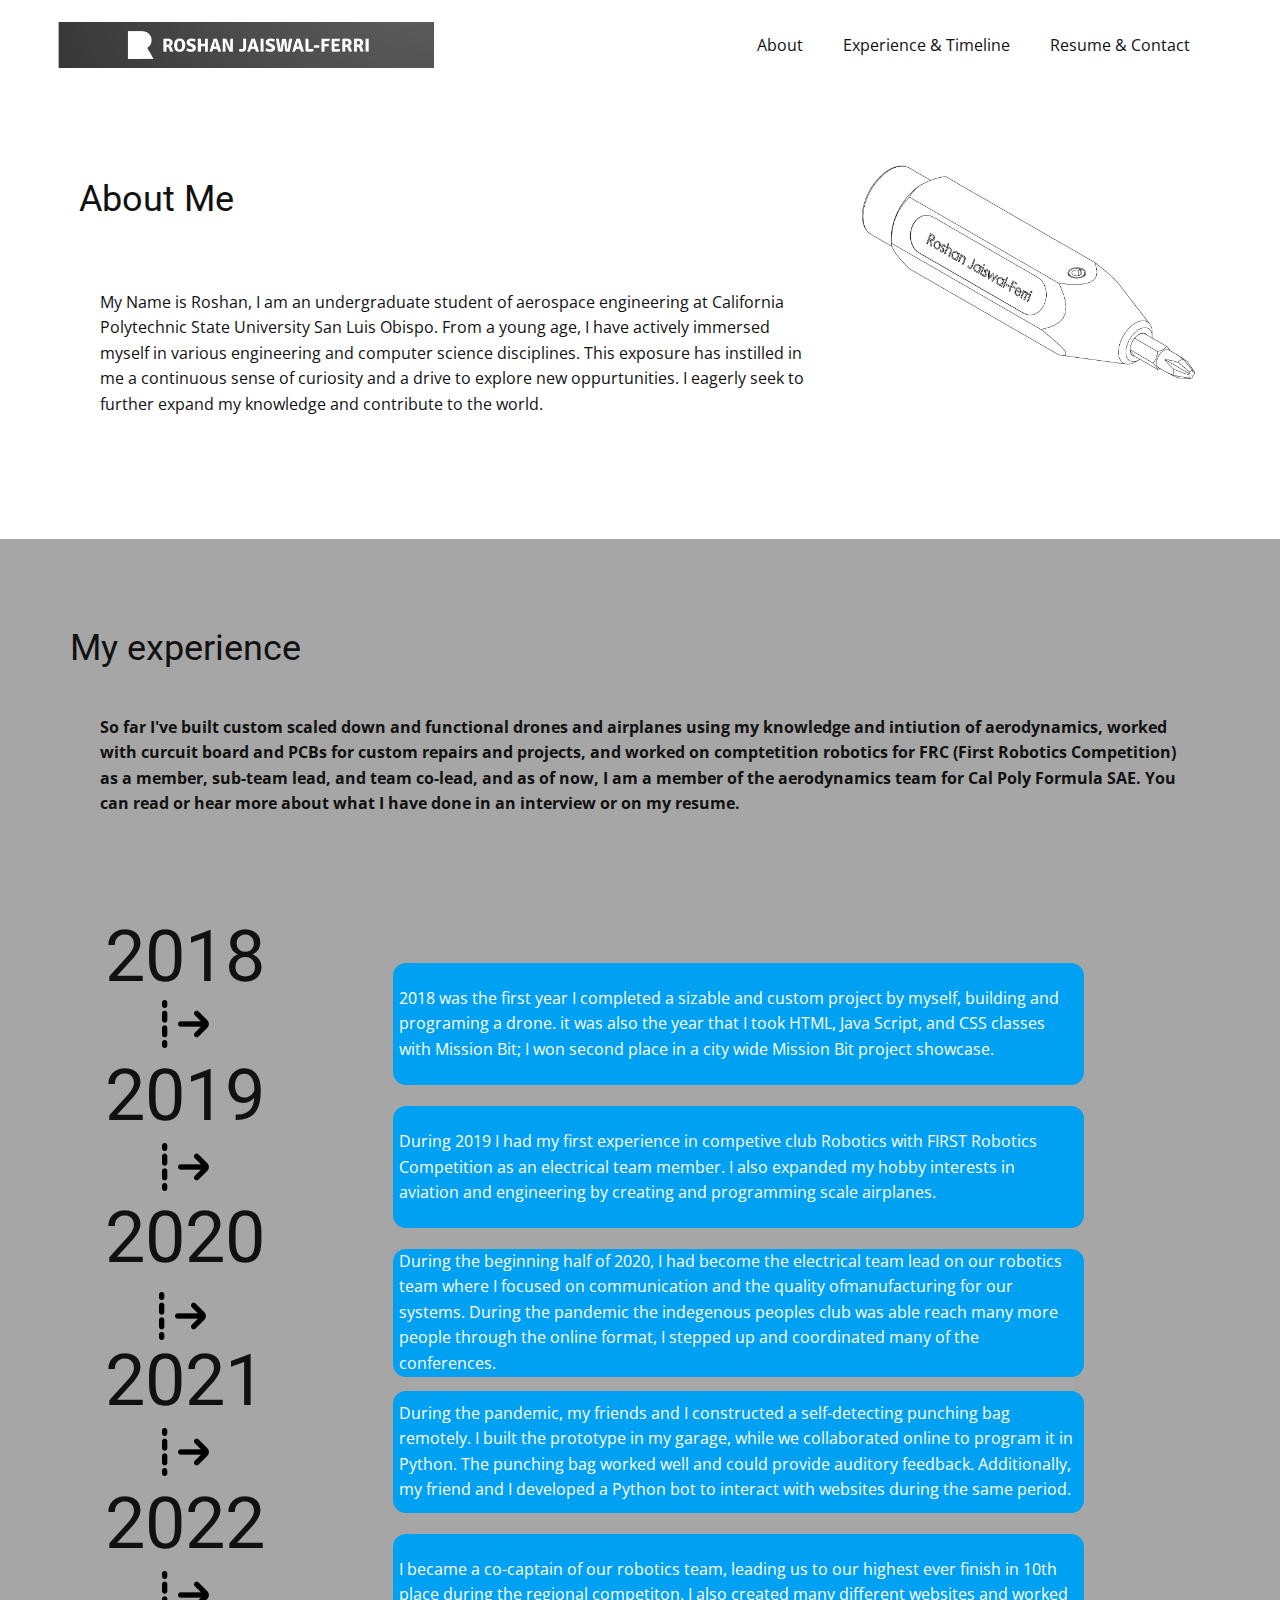
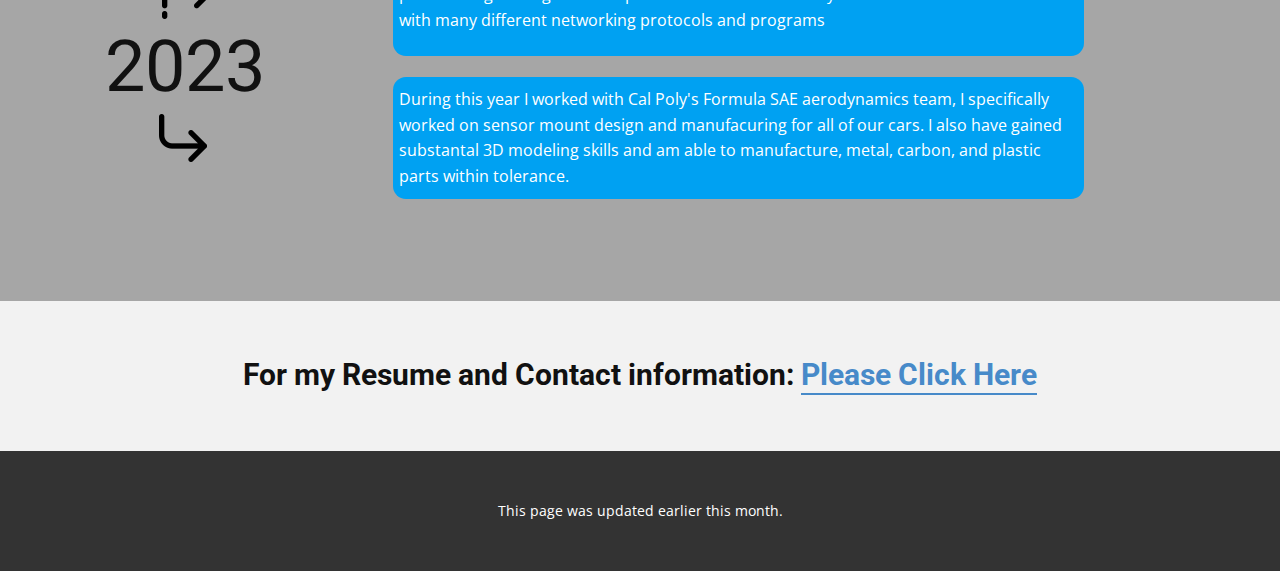
<file: index.html>
<!DOCTYPE html>
<html style="font-size: 16px;">
  <head>
    <meta name="viewport" content="width=device-width, initial-scale=1.0">
    <meta charset="utf-8">
    <meta name="keywords" content="About Me">
    <meta name="description" content="">
    <meta name="page_type" content="np-template-header-footer-from-plugin">
    <title>Home</title>
    <link rel="stylesheet" href="style.css" media="screen">
<link rel="stylesheet" href="Home.css" media="screen">
    <script class="u-script" type="text/javascript" src="jquery.js" defer=""></script>
    <script class="u-script" type="text/javascript" src="script.js" defer=""></script>
    <link id="u-theme-google-font" rel="stylesheet" href="https://fonts.googleapis.com/css?family=Roboto:100,100i,300,300i,400,400i,500,500i,700,700i,900,900i|Open+Sans:300,300i,400,400i,500,500i,600,600i,700,700i,800,800i">
    
    
    
    
    <script type="application/ld+json">{
		"@context": "http://schema.org",
		"@type": "Organization",
		"name": "MySite",
		"logo": "images/logo.jpg"
}</script>
    <meta name="theme-color" content="#478ac9">
    <meta property="og:title" content="Home">
    <meta property="og:type" content="website">
  </head>
  <body data-home-page="Home.html" data-home-page-title="Home" class="u-body u-xl-mode"><header class="u-clearfix u-header u-header" id="sec-a33e"><div class="u-clearfix u-sheet u-sheet-1">
        <a href="https://linkedin.com/in/roshan-jf" class="u-image u-logo u-image-1" data-image-width="661" data-image-height="81" title="logo-link">
          <img src="images/logo.jpg" class="u-logo-image u-logo-image-1">
        </a>
        <nav class="u-menu u-menu-dropdown u-offcanvas u-menu-1">
          <div class="menu-collapse" style="font-size: 1rem; letter-spacing: 0px;">
            <a class="u-button-style u-custom-left-right-menu-spacing u-custom-padding-bottom u-custom-top-bottom-menu-spacing u-nav-link u-text-active-palette-1-base u-text-hover-palette-2-base" href="#">
              <svg class="u-svg-link" viewBox="0 0 24 24"><use xmlns:xlink="http://www.w3.org/1999/xlink" xlink:href="#menu-hamburger"></use></svg>
              <svg class="u-svg-content" version="1.1" id="menu-hamburger" viewBox="0 0 16 16" x="0px" y="0px" xmlns:xlink="http://www.w3.org/1999/xlink" xmlns="http://www.w3.org/2000/svg"><g><rect y="1" width="16" height="2"></rect><rect y="7" width="16" height="2"></rect><rect y="13" width="16" height="2"></rect>
</g></svg>
            </a>
          </div>
          <div class="u-custom-menu u-nav-container">
            <ul class="u-nav u-unstyled u-nav-1"><li class="u-nav-item"><a class="u-button-style u-nav-link u-text-active-palette-1-base u-text-hover-palette-2-base" href="Home.html#sec-a964" data-page-id="2996010154" style="padding: 10px 20px;">About</a>
</li><li class="u-nav-item"><a class="u-button-style u-nav-link u-text-active-palette-1-base u-text-hover-palette-2-base" href="Home.html#carousel_8980" data-page-id="2996010154" style="padding: 10px 20px;">Experience &amp; Timeline</a>
</li><li class="u-nav-item"><a class="u-button-style u-nav-link u-text-active-palette-1-base u-text-hover-palette-2-base" href="Home.html#sec-753d" data-page-id="2996010154" style="padding: 10px 20px;">Resume &amp; Contact</a>
</li></ul>
          </div>
          <div class="u-custom-menu u-nav-container-collapse">
            <div class="u-black u-container-style u-inner-container-layout u-opacity u-opacity-95 u-sidenav">
              <div class="u-inner-container-layout u-sidenav-overflow">
                <div class="u-menu-close"></div>
                <ul class="u-align-center u-nav u-popupmenu-items u-unstyled u-nav-2"><li class="u-nav-item"><a class="u-button-style u-nav-link" href="Home.html#sec-a964" data-page-id="2996010154">About</a>
</li><li class="u-nav-item"><a class="u-button-style u-nav-link" href="Home.html#carousel_8980" data-page-id="2996010154">Experience &amp; Timeline</a>
</li><li class="u-nav-item"><a class="u-button-style u-nav-link" href="Home.html#sec-753d" data-page-id="2996010154">Resume &amp; Contact</a>
</li></ul>
              </div>
            </div>
            <div class="u-black u-menu-overlay u-opacity u-opacity-70"></div>
          </div>
        </nav>
      </div></header>
    <section class="u-clearfix u-section-1" id="sec-a964">
      <div class="u-clearfix u-sheet u-sheet-1">
        <div class="u-clearfix u-expanded-width u-gutter-0 u-layout-wrap u-layout-wrap-1">
          <div class="u-layout">
            <div class="u-layout-row">
              <div class="u-align-left u-container-style u-layout-cell u-right-cell u-size-60 u-layout-cell-1">
                <div class="u-container-layout u-container-layout-1">
                  <img class="u-image u-image-default u-image-1" src="images/driver.png" alt="" data-image-width="1425" data-image-height="1000">
                  <h2 class="u-text u-text-default u-text-1">About Me</h2>
                  <p class="u-text u-text-2">My Name is Roshan, I am an undergraduate student of aerospace engineering at California Polytechnic State University San Luis Obispo. From a young age, I have actively immersed myself in various engineering and computer science disciplines. This exposure has instilled in me a continuous sense of curiosity and a drive to explore new oppurtunities. I eagerly seek to further expand my knowledge and contribute to the world.</p>
                </div>
              </div>
            </div>
          </div>
        </div>
      </div>
    </section>
    <section class="u-clearfix u-custom-color-2 u-section-2" id="carousel_8980">
      <div class="u-clearfix u-sheet u-valign-middle u-sheet-1">
        <div class="u-clearfix u-expanded-width u-gutter-0 u-layout-wrap u-layout-wrap-1">
          <div class="u-layout">
            <div class="u-layout-row">
              <div class="u-align-left u-container-style u-layout-cell u-right-cell u-size-60 u-layout-cell-1">
                <div class="u-container-layout u-container-layout-1">
                  <h2 class="u-subtitle u-text u-text-body-color u-text-default u-text-1">My experience</h2>
                  <p class="u-text u-text-body-color u-text-2"> So far I've built custom scaled down and functional drones and airplanes using my knowledge and intiution of aerodynamics, worked with curcuit board and PCBs for custom repairs and projects, and worked on comptetition robotics for FRC (First Robotics Competition) as a member, sub-team lead, and team co-lead, and as of now, I am a member of the aerodynamics team for Cal Poly Formula SAE. You can read or hear more about what I have done in an interview or on my resume.</p>
                  <h1 class="u-text u-text-body-color u-text-default u-title u-text-3">2​018</h1><span class="u-file-icon u-icon u-icon-1"><img src="images/10709737.png" alt=""></span>
                  <div class="u-container-style u-custom-color-1 u-group u-radius-13 u-shape-round u-group-1">
                    <div class="u-container-layout u-valign-middle u-container-layout-2">
                      <p class="u-text u-text-default u-text-4">2018 was the first year I completed a sizable and custom project by myself, building and programing a drone. it was also the year that I took HTML, Java Script, and CSS classes with Mission Bit; I won second place in a city wide Mission Bit project showcase.</p>
                    </div>
                  </div>
                  <h1 class="u-text u-text-body-color u-text-default u-title u-text-5">2019</h1>
                  <div class="u-container-style u-custom-color-1 u-group u-radius-13 u-shape-round u-group-2">
                    <div class="u-container-layout u-valign-middle u-container-layout-3">
                      <p class="u-text u-text-default u-text-6">During 2019 I had my first experience in competive club Robotics with FIRST Robotics Competition as an electrical team member. I also expanded my hobby interests in aviation and engineering by creating and programming scale airplanes.&nbsp;</p>
                    </div>
                  </div><span class="u-file-icon u-icon u-icon-2"><img src="images/10709737.png" alt=""></span>
                  <h1 class="u-text u-text-body-color u-text-default u-title u-text-7">2020</h1>
                  <div class="u-container-style u-custom-color-1 u-group u-radius-13 u-shape-round u-group-3">
                    <div class="u-container-layout u-valign-middle u-container-layout-4">
                      <p class="u-text u-text-default u-text-8">During the beginning half of 2020, I had become the electrical team lead on our robotics team where I focused on communication and the quality ofmanufacturing for our systems. During the pandemic the indegenous peoples club was able reach many more people through the online format, I stepped up and coordinated many of the conferences.</p>
                    </div>
                  </div><span class="u-file-icon u-icon u-icon-3"><img src="images/10709737.png" alt=""></span>
                  <h1 class="u-text u-text-body-color u-text-default u-title u-text-9">2021</h1>
                  <div class="u-container-style u-custom-color-1 u-group u-radius-13 u-shape-round u-group-4">
                    <div class="u-container-layout u-valign-middle u-container-layout-5">
                      <p class="u-text u-text-default u-text-10"> During the pandemic, my friends and I constructed a self-detecting punching bag remotely. I built the prototype in my garage, while we collaborated online to program it in Python. The punching bag worked well and could provide auditory feedback. Additionally, my friend and I developed a Python bot to interact with websites during the same period.</p>
                    </div>
                  </div><span class="u-file-icon u-icon u-icon-4"><img src="images/10709737.png" alt=""></span>
                  <h1 class="u-text u-text-body-color u-text-default u-title u-text-11">2022</h1><span class="u-file-icon u-icon u-icon-5"><img src="images/10709737.png" alt=""></span>
                  <div class="u-container-style u-custom-color-1 u-group u-radius-13 u-shape-round u-group-5">
                    <div class="u-container-layout u-valign-middle u-container-layout-6">
                      <p class="u-text u-text-default u-text-12">I became a co-captain of our robotics team, leading us to our highest ever finish in 10th place during the regional competiton. I also created many different websites and worked with many different networking protocols and programs</p>
                    </div>
                  </div>
                  <h1 class="u-text u-text-body-color u-text-default u-title u-text-13">2023</h1><span class="u-file-icon u-icon u-text-black u-icon-6"><img src="images/5.png" alt=""></span>
                  <div class="u-container-style u-custom-color-1 u-group u-radius-13 u-shape-round u-group-6">
                    <div class="u-container-layout u-valign-middle u-container-layout-7">
                      <p class="u-text u-text-default u-text-14">During this year I worked with Cal Poly's Formula SAE aerodynamics team, I specifically worked on sensor mount design and manufacuring for all of our cars. I also have gained substantal 3D modeling skills and am able to manufacture, metal, carbon, and plastic parts within tolerance.</p>
                    </div>
                  </div>
                </div>
              </div>
            </div>
          </div>
        </div>
      </div>
    </section>
    <section class="u-clearfix u-grey-5 u-section-3" id="sec-753d">
      <div class="u-clearfix u-sheet u-sheet-1">
        <h3 class="u-align-center u-text u-text-1">For my Resume and Contact information:&nbsp;<a class="u-active-none u-border-2 u-border-active-palette-2-dark-1 u-border-hover-palette-2-base u-border-palette-1-base u-btn u-button-style u-file-link u-hover-none u-none u-text-hover-palette-2-base u-text-palette-1-base u-btn-1" href="files/Resume_Jaiswal-Ferri.pdf" target="_blank">Please Click Here</a>
        </h3>
      </div>
    </section>
    
    
    <footer class="u-align-center u-clearfix u-footer u-grey-80 u-footer" id="sec-25d0"><div class="u-clearfix u-sheet u-sheet-1">
        <p class="u-small-text u-text u-text-variant u-text-1">This page was updated earlier this month.</p>
      </div></footer>
  </body>
</html>
</file>
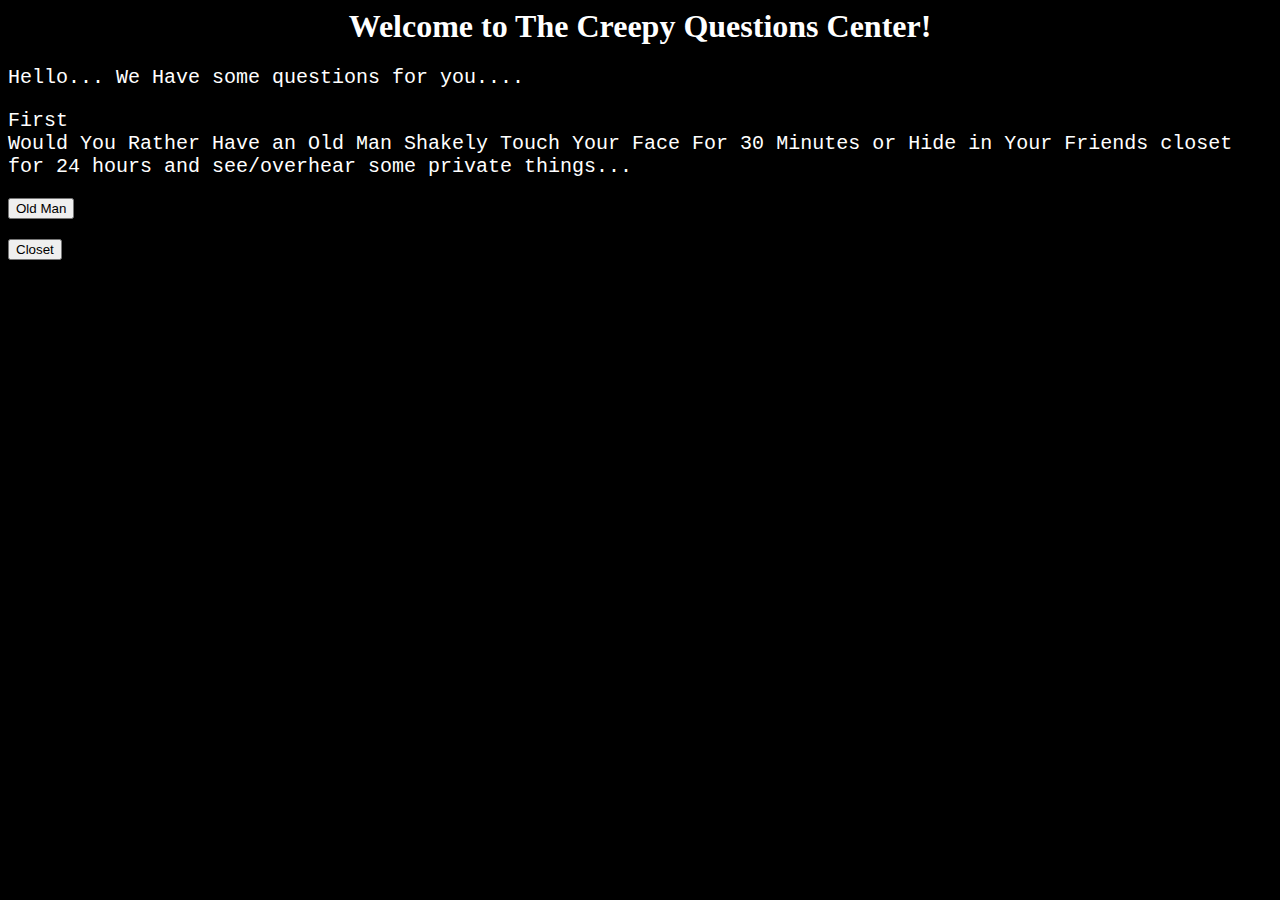
<file: Creepy.html>
<html> 

<style> 

body {background-color: black;}

h1 {text-align: center; color: white;}

p {font-family: Courier; font-size: 20px; color: white;}

</style>

<h1> Welcome to The Creepy Questions Center! </h1>

<body> <p> Hello... We Have some questions for you.... </p>

<p> First <br> 

	Would You Rather Have an Old Man Shakely Touch Your Face For 30 Minutes or Hide in Your Friends closet for 24 hours and see/overhear some private things...

</p>

<p>

<button onclick="myFunctionCreepy()">Old Man</button>

<script>
function myFunctionCreepy() {
    location.replace("Creepy1.html")
}
</script>

</p>

<p>

<button onclick="myFunctionCreepy()">Closet</button>

<script>
function myFunctionCreepy() {
    location.replace("Creepy1.html")
}
</script>



</body>

</html>
</file>
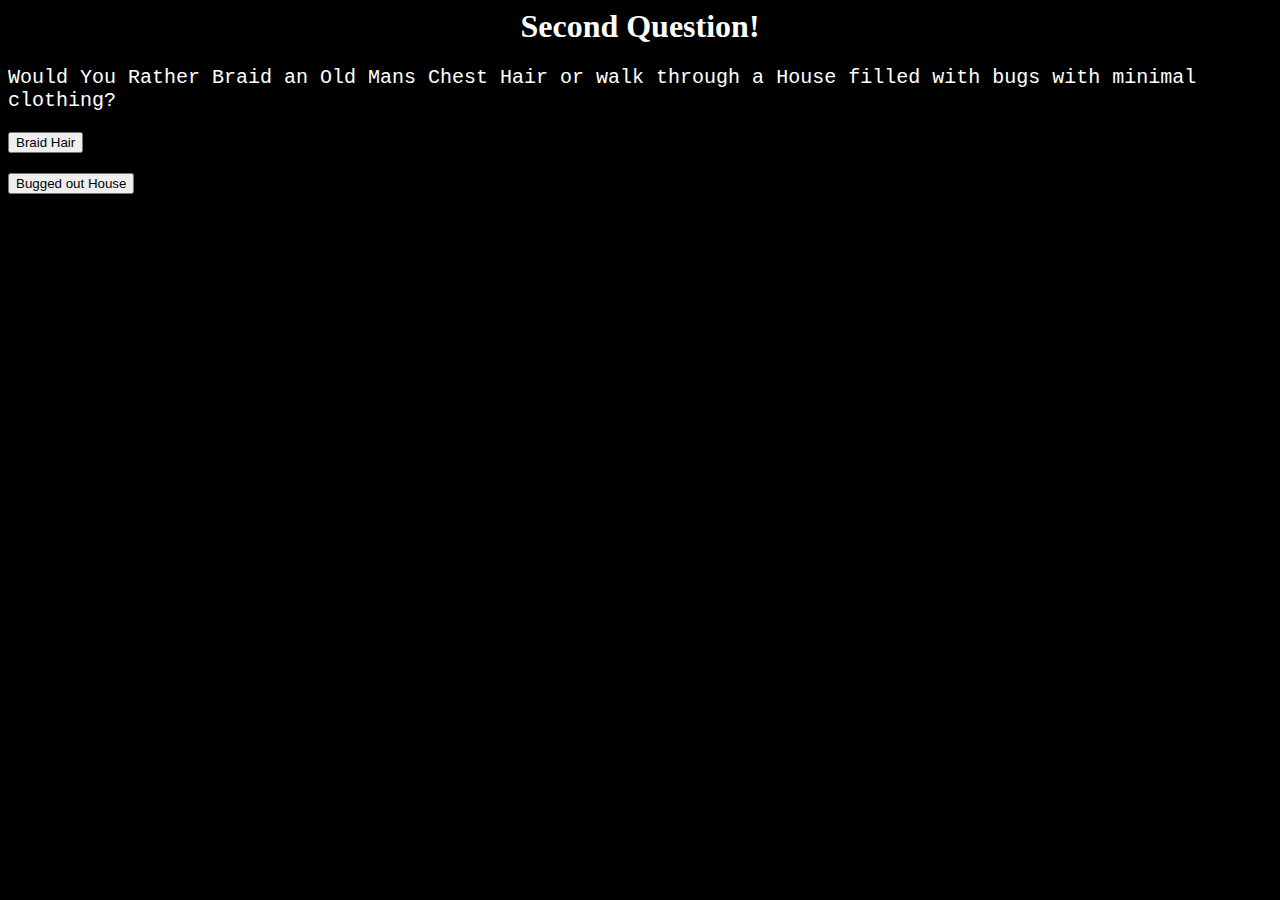
<file: Creepy1.html>
<html> 

<style> 

body {background-color: black;}

h1 {text-align: center; color: white;}

p {font-family: Courier; font-size: 20px; color: white;}

</style>

<h1> Second Question! </h1>

<body> <p> Would You Rather Braid an Old Mans Chest Hair or walk through a House filled with bugs with minimal clothing?

</p>


<p>

	<button onclick="myFunctionCreepy1()">Braid Hair</button>

<script>
function myFunctionCreepy1() {
    location.replace("Creepy2.html")
}
</script>

</p>

<p>

	<button onclick="myFunctionCreepy1()">Bugged out House</button>

<script>
function myFunctionCreepy1() {
    location.replace("Creepy2.html")
}
</script>

</p>

</body>

</html>
</file>
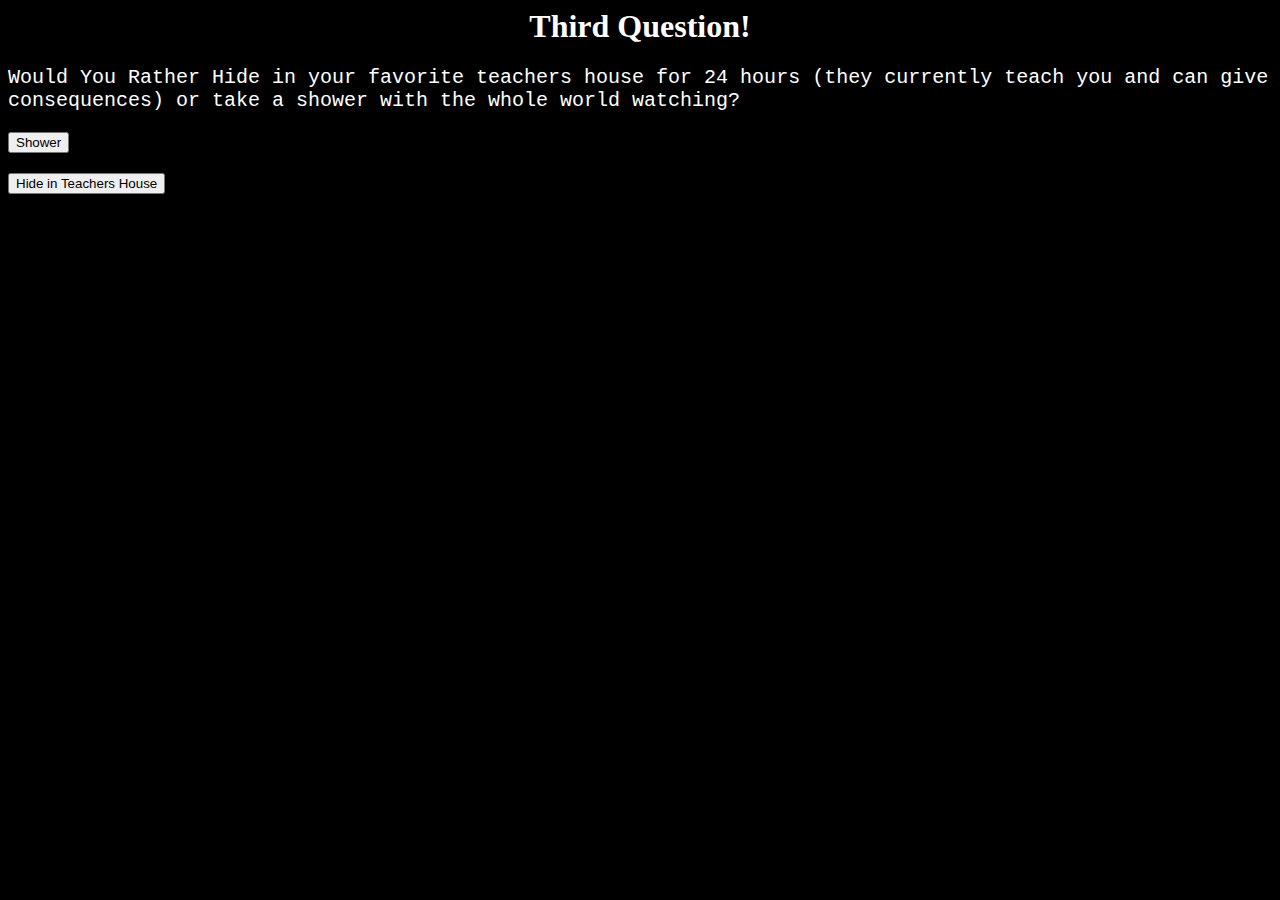
<file: Creepy2.html>
<html> 

<style> 

body {background-color: black;}

h1 {text-align: center; color: white;}

p {font-family: Courier; font-size: 20px; color: white;}

</style>

<h1> Third Question! </h1>

<body> <p> Would You Rather Hide in your favorite teachers house for 24 hours (they currently teach you and can give consequences) or take a shower with the whole world watching?

</p>


<p>

	<button onclick="myFunctionCreepy2()">Shower</button>

<script>
function myFunctionCreepy2() {
    location.replace("Creepy3.html")
}
</script>

</p>

<p>

	<button onclick="myFunctionCreepy2()">Hide in Teachers House</button>

<script>
function myFunctionCreepy2() {
    location.replace("Creepy3.html")
}
</script>

</p>

</body>

</html>
</file>
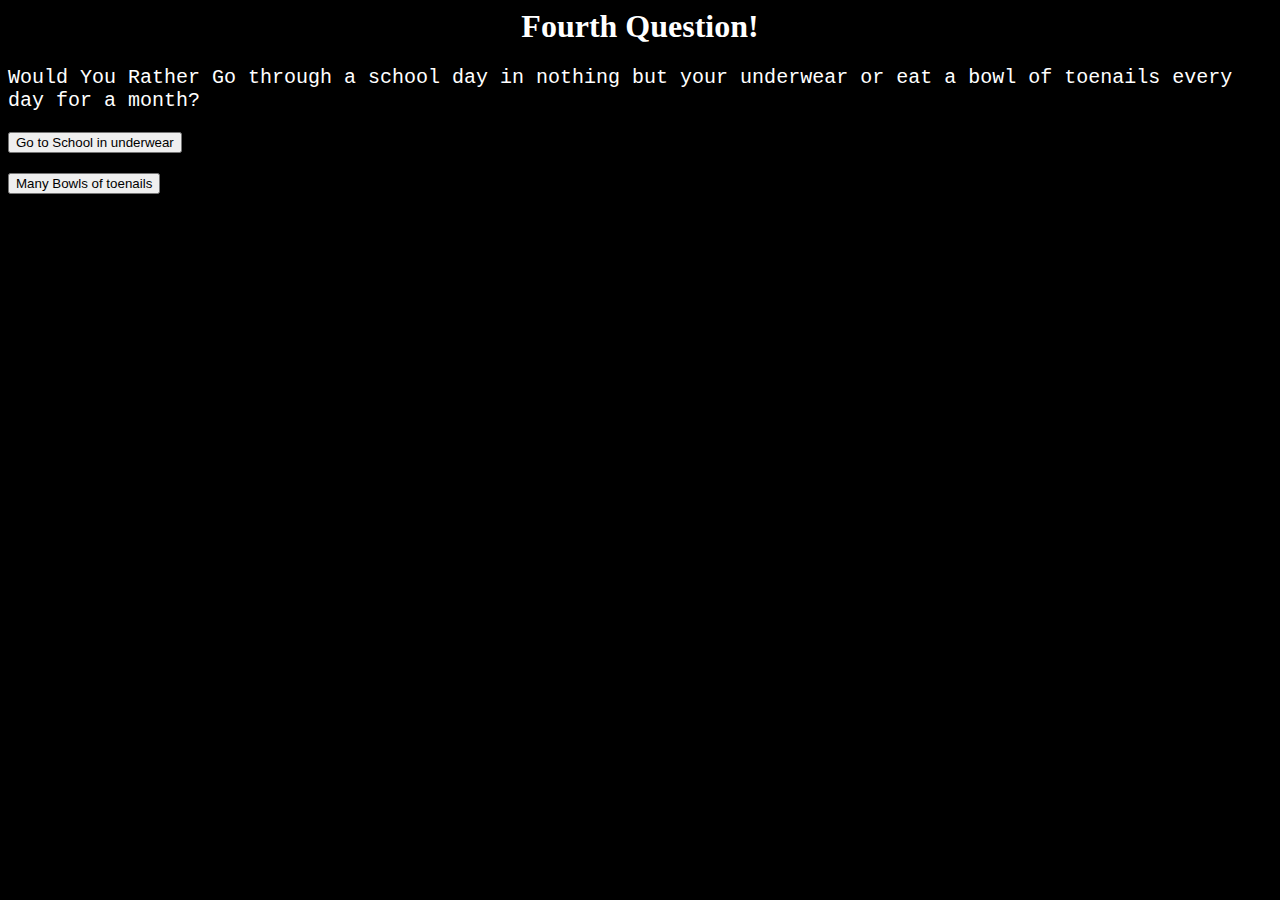
<file: Creepy3.html>
<html> 

<style> 

body {background-color: black;}

h1{text-align: center; color: white;}

p {font-family: Courier; font-size: 20px; color: white;}

</style>

<h1> Fourth Question! </h1>

<body> <p> Would You Rather Go through a school day in nothing but your underwear or eat a bowl of toenails every day for a month?

</p>


<p>

	<button onclick="myFunctionCreepy31()">Go to School in underwear</button>

<script>
function myFunctionCreepy31() {
    location.replace("Creepy4.html")
}
</script>

</p>

<p>

	<button onclick="myFunctionCreepy3()">Many Bowls of toenails</button>

<script>
function myFunctionCreepy3() {
    location.replace("feedBack.html")
}
</script>

</p>

</body>

</html>
</file>
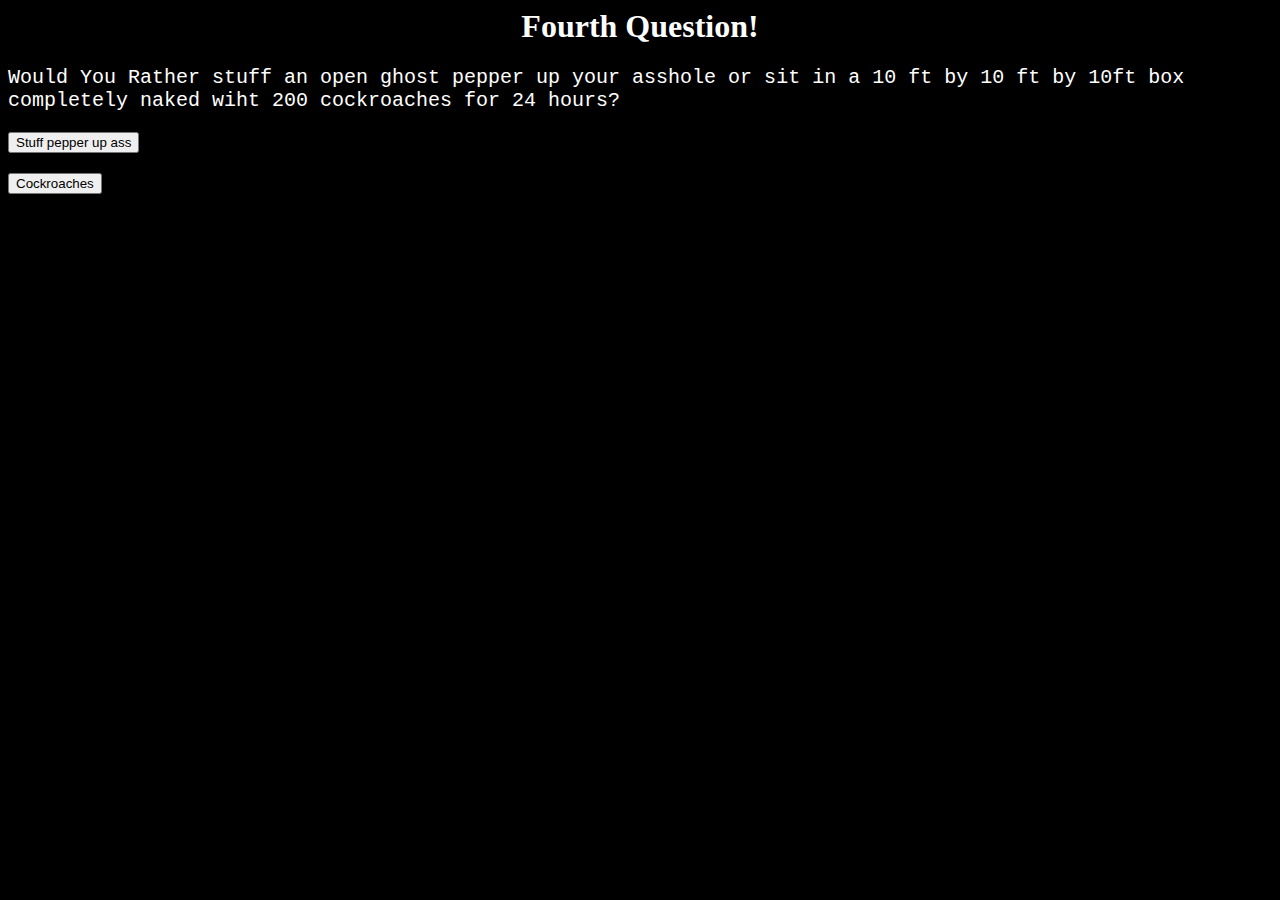
<file: creepy4.html>
<html> 

<style> 

body {background-color: black;}

h1 {text-align: center; color: white;}

p {font-family: Courier; font-size: 20px; color: white;}

</style>

<h1> Fourth Question! </h1>

<body> <p> Would You Rather stuff an open ghost pepper up your asshole or sit in a 10 ft by 10 ft by 10ft box completely naked wiht 200 cockroaches for 24 hours?

</p>


<p>

	<button onclick="myFunctionCreepy31()">Stuff pepper up ass</button>

<script>
function myFunctionCreepy31() {
    location.replace("Creepy5(done).html")
}
</script>

</p>

<p>

	<button onclick="myFunctionCreepy3()">Cockroaches </button>

<script>
function myFunctionCreepy3() {
    location.replace("Creepy5(done).html")
}
</script>

</p>

</body>

</html>
</file>
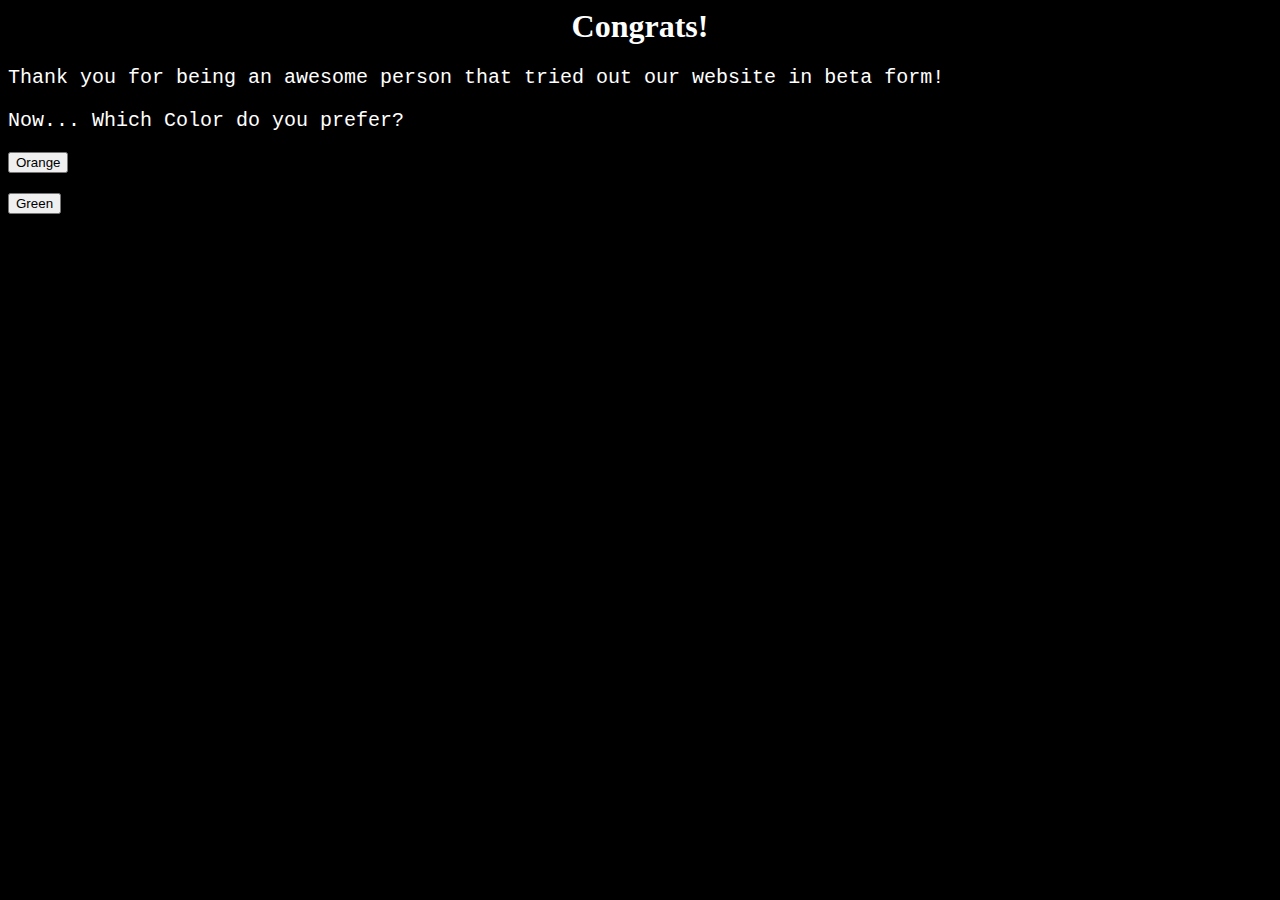
<file: Creepy5(done).html>
<html>

<style> 

body {background-color: black;}

h1 {text-align: center; color: white;}

p {font-family: Courier; font-size: 20px; color: white;}

</style>

<h1> Congrats! </h1>

<body>


<p> Thank you for being an awesome person that tried out our website in beta form! </p>

<p> Now... Which Color do you prefer? </p>

<p>

<button onclick="myFunctionCreepy666()">Orange</button>

<script>
function myFunctionCreepy666() {
    location.replace("lightAndFunny.html")
}
 </script>

</p>
 
<p>

	<button onclick="myFunctionCreepy88()">Green</button>

<script>
function myFunctionCreepy88() {
    location.replace("serious.html")
}
</script>

</p>




	</body>



	</html>
</file>
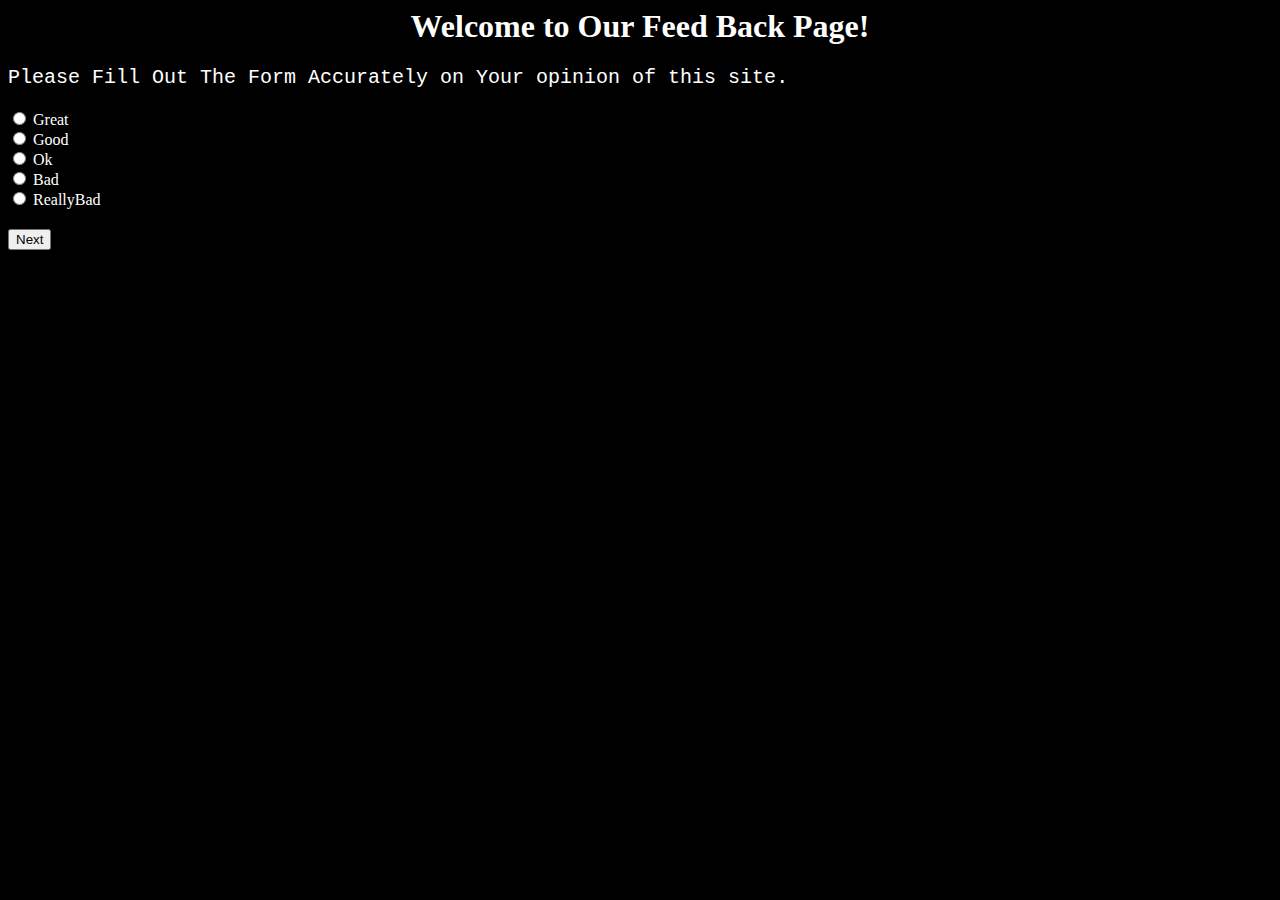
<file: feedBack.html>
<html>

<style>

body {background-color: black;}

h1 {text-align: center; color: white}

p {font-family: Courier; font-size: 20px; color: white;}

form {color: white}

</style>

<body>
	

<h1> Welcome to Our Feed Back Page! </h1>

<p>

Please Fill Out The Form Accurately on Your opinion of this site.

</p>

<p> 

<form>

	<input type="radio" name="feelings" value="Great"> Great<br> 
	<input type="radio" name="feelings" value="Good"> Good<br>
	<input type="radio" name="feelings" value="Ok"> Ok<br>
	<input type="radio" name="feelings" value="Bad"> Bad<br>
	<input type="radio" name="feelings" value="Really Bad"> ReallyBad<br>

</form>

</p>

<p>

<button onclick="myFunctionFeedBack1()">Next</button>

<script>
function myFunctionFeedBack1() {
    location.replace("Creepy4.html")
}
</script>

</p>

</body>



</html>
</file>
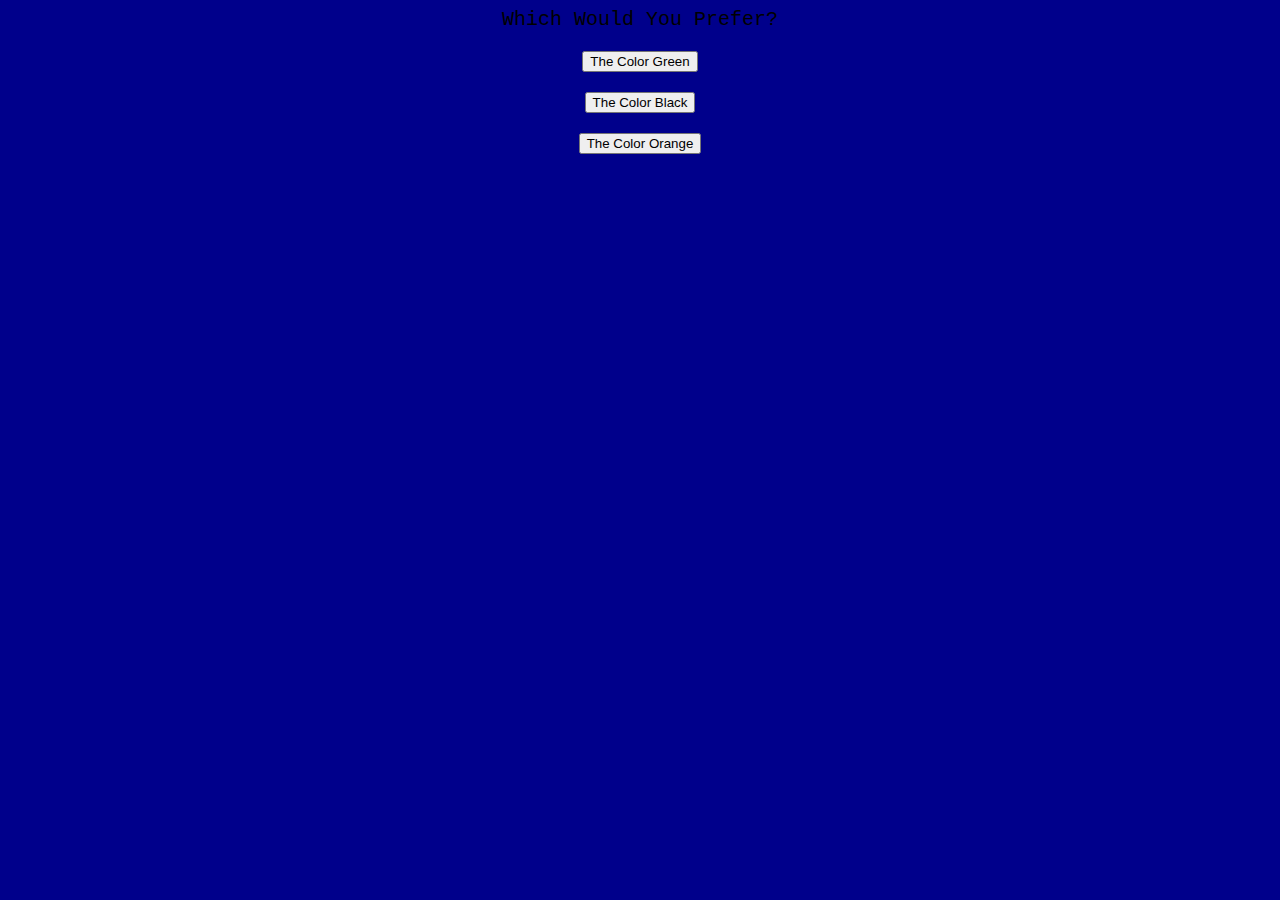
<file: final.html>
<html>
	
<style> 

body {background-color: darkblue;}

h1 {color: red; 
text-align: center;} 

p {font-family: Courier; font-size: 20px; text-align: center;}

</style>

<body>

 <p>   
Which Would You Prefer?

</p>

<p>

<button onclick="myFunction()">The Color Green</button>

<script>
function myFunction() {
    location.replace("finalGreen.html")
}
</script>

 </p>


<p>
<button onclick="myFunction2()">The Color Black</button>

<script>
function myFunction2() {
    location.replace("finalBlack.html")
}
</script>



</p>

<p>
	
<button onclick="myFunction3()">The Color Orange</button>

<script>
function myFunction3() {
    location.replace("finalOrange.html")
}
</script>

</p>

</body>

</html>
</file>
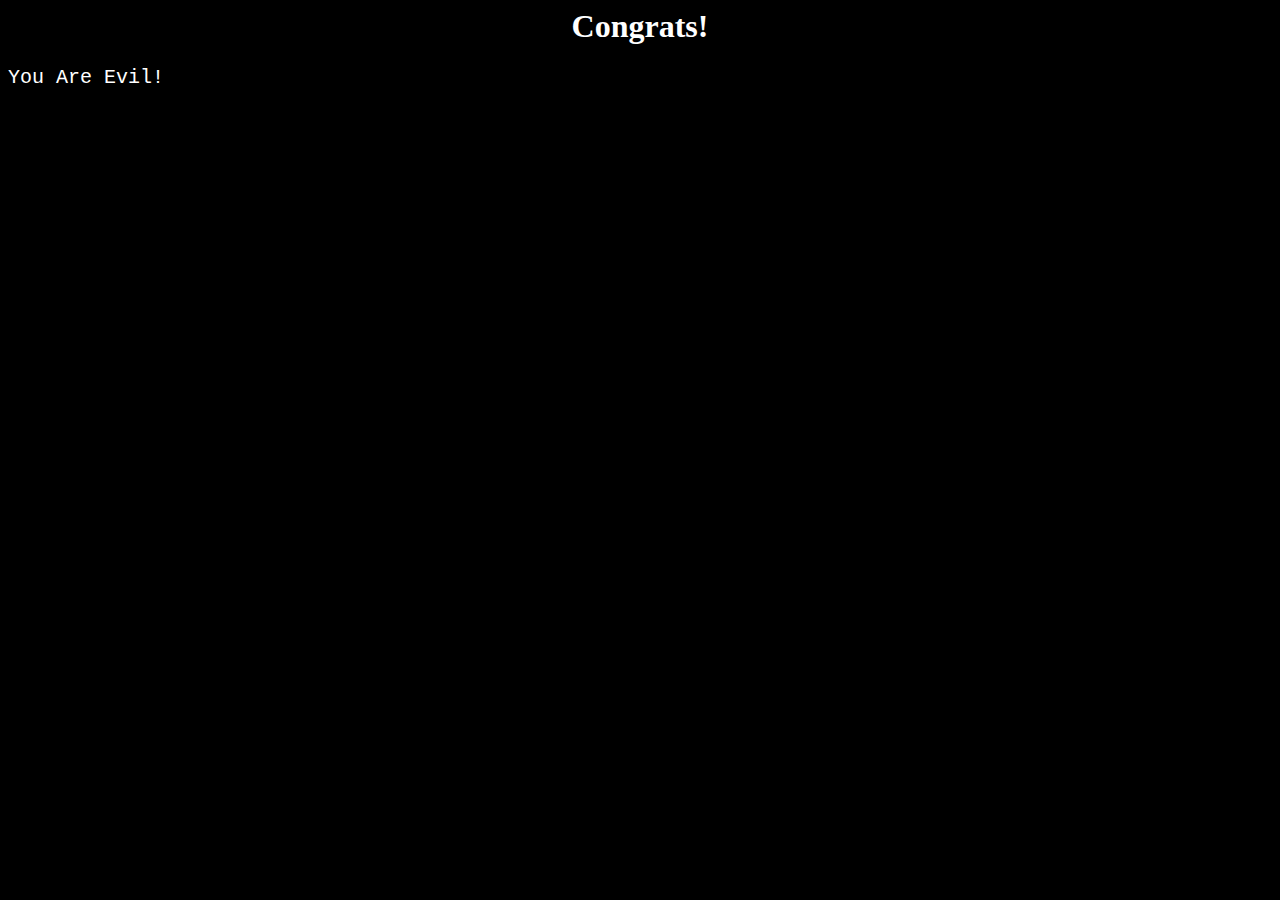
<file: finalBlack.html>
<html>

<style> 

body {background-color: black;}

h1 {text-align: center; color: white;}

p {font-family: Courier; font-size: 20px; color: white;}

</style>

<h1> Congrats! </h1>

<body>


<p> You Are Evil! </p>

	</body>



	</html>
</file>
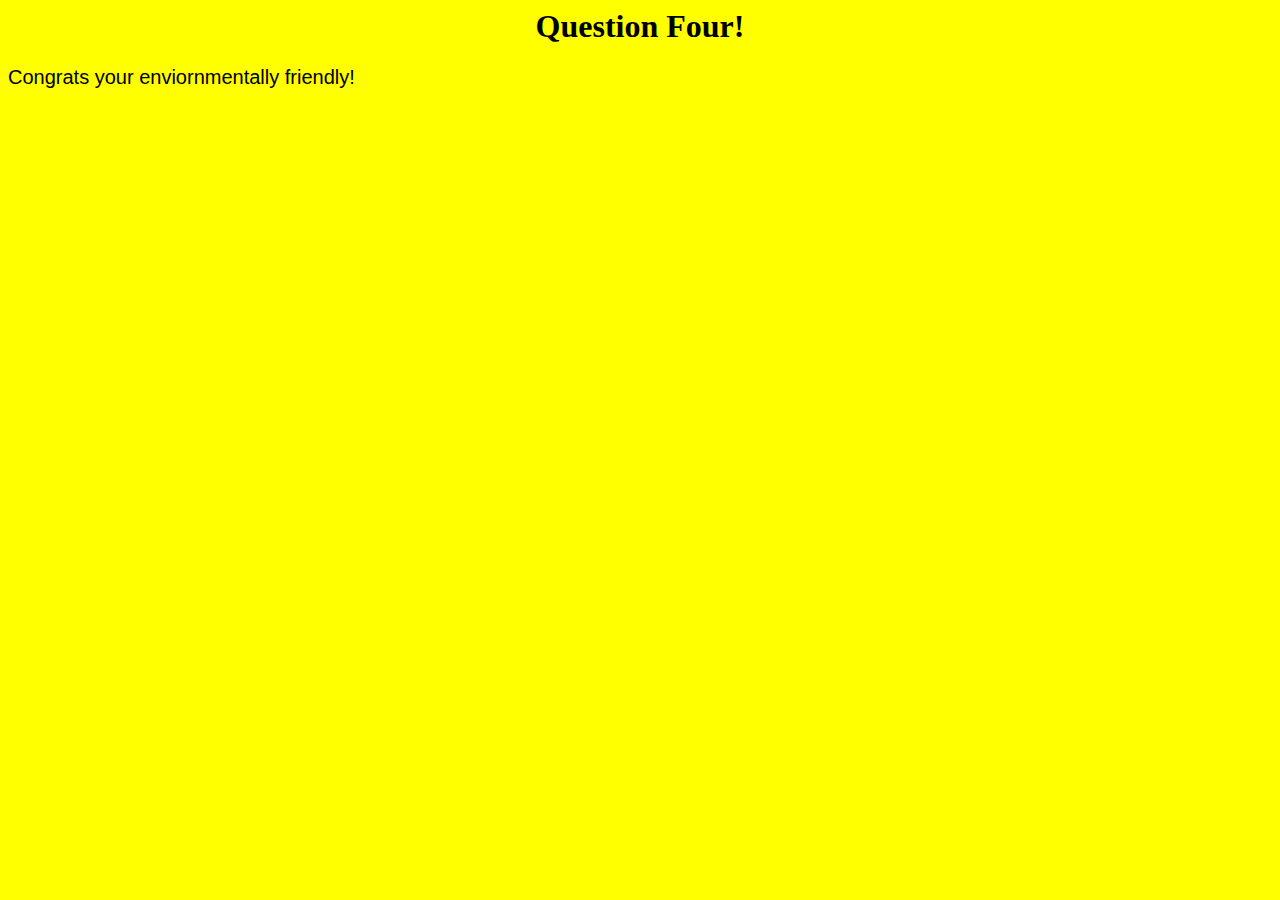
<file: finalGreen.html>
<html> 

<style> 

body {background-color: yellow;}

h1 {text-align: center; color: black;}

p {font-family: Arial; font-size: 20px; color: black;}

</style>


<h1> Question Four! </h1>

<body> 

<p> Congrats your enviornmentally friendly!</p>

</body>

</html>
</file>
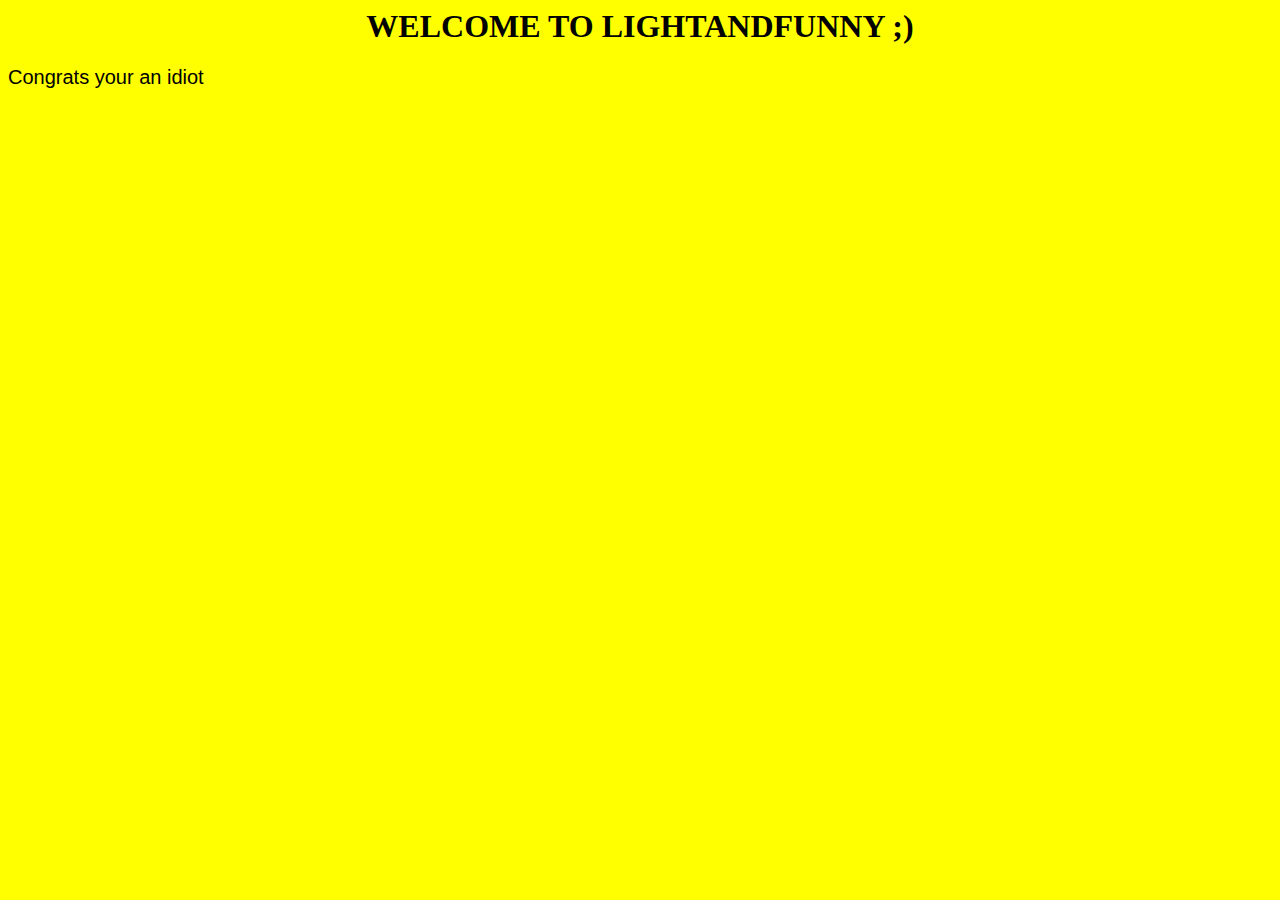
<file: finalOrange.html>
<html> 

<style> 

body {background-color: yellow;}

h1 {text-align: center; color: black;}

p {font-family: Arial; font-size: 20px; color: black;}

</style>


<h1> WELCOME TO LIGHTANDFUNNY ;) </h1>

<body> 

	<p> Congrats your an idiot</p>

</body>

</html>
</file>
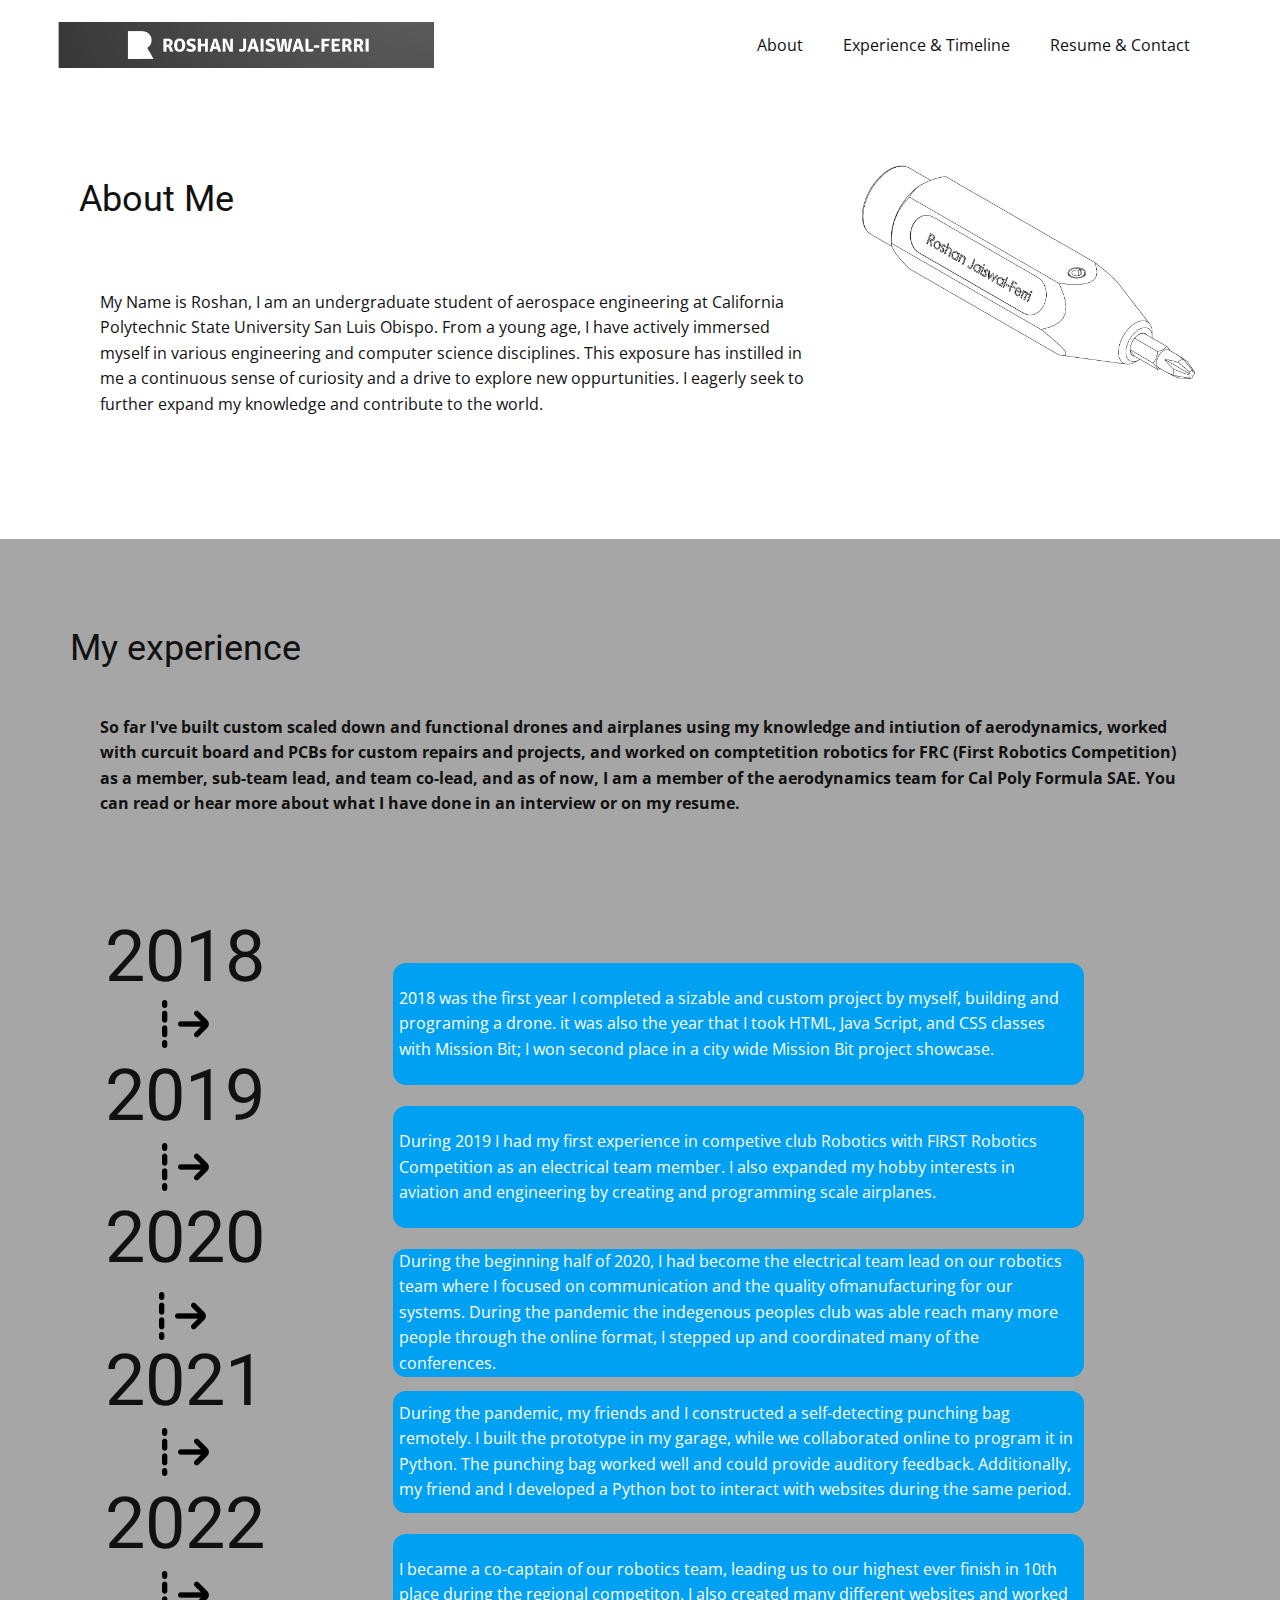
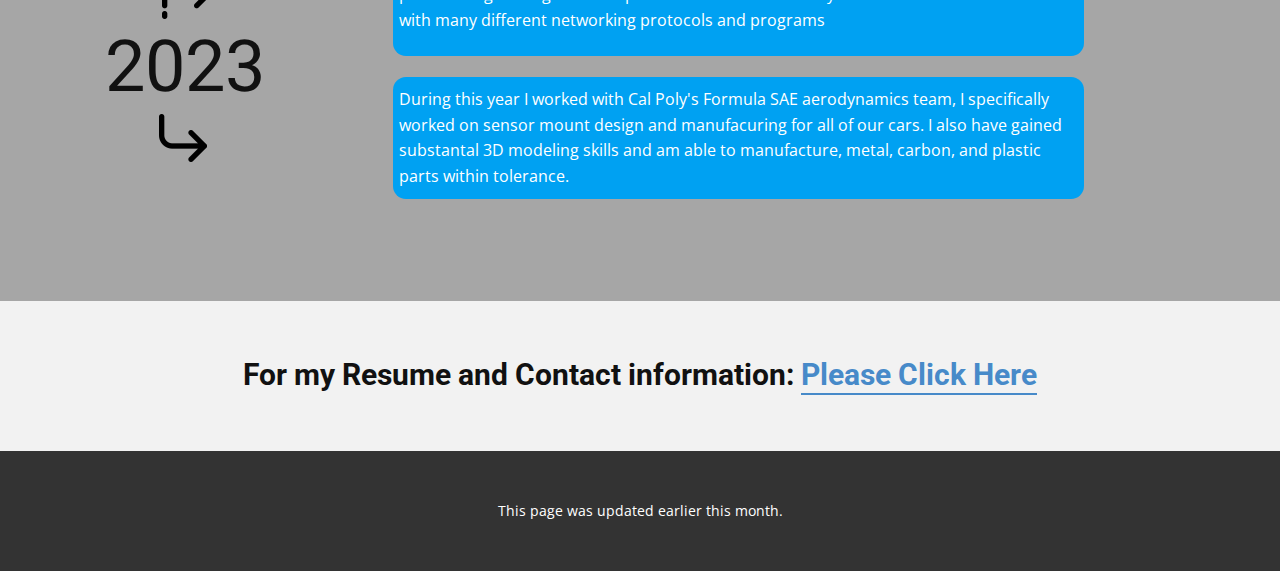
<file: Home.html>
<!DOCTYPE html>
<html style="font-size: 16px;">
  <head>
    <meta name="viewport" content="width=device-width, initial-scale=1.0">
    <meta charset="utf-8">
    <meta name="keywords" content="About Me">
    <meta name="description" content="">
    <meta name="page_type" content="np-template-header-footer-from-plugin">
    <title>Home</title>
    <link rel="stylesheet" href="style.css" media="screen">
<link rel="stylesheet" href="Home.css" media="screen">
    <script class="u-script" type="text/javascript" src="jquery.js" defer=""></script>
    <script class="u-script" type="text/javascript" src="script.js" defer=""></script>
    <link id="u-theme-google-font" rel="stylesheet" href="https://fonts.googleapis.com/css?family=Roboto:100,100i,300,300i,400,400i,500,500i,700,700i,900,900i|Open+Sans:300,300i,400,400i,500,500i,600,600i,700,700i,800,800i">
    
    
    
    
    <script type="application/ld+json">{
		"@context": "http://schema.org",
		"@type": "Organization",
		"name": "MySite",
		"logo": "images/logo.jpg"
}</script>
    <meta name="theme-color" content="#478ac9">
    <meta property="og:title" content="Home">
    <meta property="og:type" content="website">
  </head>
  <body class="u-body u-xl-mode"><header class="u-clearfix u-header u-header" id="sec-a33e"><div class="u-clearfix u-sheet u-sheet-1">
        <a href="https://linkedin.com/in/roshan-jf" class="u-image u-logo u-image-1" data-image-width="661" data-image-height="81" title="logo-link">
          <img src="images/logo.jpg" class="u-logo-image u-logo-image-1">
        </a>
        <nav class="u-menu u-menu-dropdown u-offcanvas u-menu-1">
          <div class="menu-collapse" style="font-size: 1rem; letter-spacing: 0px;">
            <a class="u-button-style u-custom-left-right-menu-spacing u-custom-padding-bottom u-custom-top-bottom-menu-spacing u-nav-link u-text-active-palette-1-base u-text-hover-palette-2-base" href="#">
              <svg class="u-svg-link" viewBox="0 0 24 24"><use xmlns:xlink="http://www.w3.org/1999/xlink" xlink:href="#menu-hamburger"></use></svg>
              <svg class="u-svg-content" version="1.1" id="menu-hamburger" viewBox="0 0 16 16" x="0px" y="0px" xmlns:xlink="http://www.w3.org/1999/xlink" xmlns="http://www.w3.org/2000/svg"><g><rect y="1" width="16" height="2"></rect><rect y="7" width="16" height="2"></rect><rect y="13" width="16" height="2"></rect>
</g></svg>
            </a>
          </div>
          <div class="u-custom-menu u-nav-container">
            <ul class="u-nav u-unstyled u-nav-1"><li class="u-nav-item"><a class="u-button-style u-nav-link u-text-active-palette-1-base u-text-hover-palette-2-base" href="Home.html#sec-a964" data-page-id="2996010154" style="padding: 10px 20px;">About</a>
</li><li class="u-nav-item"><a class="u-button-style u-nav-link u-text-active-palette-1-base u-text-hover-palette-2-base" href="Home.html#carousel_8980" data-page-id="2996010154" style="padding: 10px 20px;">Experience &amp; Timeline</a>
</li><li class="u-nav-item"><a class="u-button-style u-nav-link u-text-active-palette-1-base u-text-hover-palette-2-base" href="Home.html#sec-753d" data-page-id="2996010154" style="padding: 10px 20px;">Resume &amp; Contact</a>
</li></ul>
          </div>
          <div class="u-custom-menu u-nav-container-collapse">
            <div class="u-black u-container-style u-inner-container-layout u-opacity u-opacity-95 u-sidenav">
              <div class="u-inner-container-layout u-sidenav-overflow">
                <div class="u-menu-close"></div>
                <ul class="u-align-center u-nav u-popupmenu-items u-unstyled u-nav-2"><li class="u-nav-item"><a class="u-button-style u-nav-link" href="Home.html#sec-a964" data-page-id="2996010154">About</a>
</li><li class="u-nav-item"><a class="u-button-style u-nav-link" href="Home.html#carousel_8980" data-page-id="2996010154">Experience &amp; Timeline</a>
</li><li class="u-nav-item"><a class="u-button-style u-nav-link" href="Home.html#sec-753d" data-page-id="2996010154">Resume &amp; Contact</a>
</li></ul>
              </div>
            </div>
            <div class="u-black u-menu-overlay u-opacity u-opacity-70"></div>
          </div>
        </nav>
      </div></header>
    <section class="u-clearfix u-section-1" id="sec-a964">
      <div class="u-clearfix u-sheet u-sheet-1">
        <div class="u-clearfix u-expanded-width u-gutter-0 u-layout-wrap u-layout-wrap-1">
          <div class="u-layout">
            <div class="u-layout-row">
              <div class="u-align-left u-container-style u-layout-cell u-right-cell u-size-60 u-layout-cell-1">
                <div class="u-container-layout u-container-layout-1">
                  <img class="u-image u-image-default u-image-1" src="images/driver.png" alt="" data-image-width="1425" data-image-height="1000">
                  <h2 class="u-text u-text-default u-text-1">About Me</h2>
                  <p class="u-text u-text-2">My Name is Roshan, I am an undergraduate student of aerospace engineering at California Polytechnic State University San Luis Obispo. From a young age, I have actively immersed myself in various engineering and computer science disciplines. This exposure has instilled in me a continuous sense of curiosity and a drive to explore new oppurtunities. I eagerly seek to further expand my knowledge and contribute to the world.</p>
                </div>
              </div>
            </div>
          </div>
        </div>
      </div>
    </section>
    <section class="u-clearfix u-custom-color-2 u-section-2" id="carousel_8980">
      <div class="u-clearfix u-sheet u-valign-middle u-sheet-1">
        <div class="u-clearfix u-expanded-width u-gutter-0 u-layout-wrap u-layout-wrap-1">
          <div class="u-layout">
            <div class="u-layout-row">
              <div class="u-align-left u-container-style u-layout-cell u-right-cell u-size-60 u-layout-cell-1">
                <div class="u-container-layout u-container-layout-1">
                  <h2 class="u-subtitle u-text u-text-body-color u-text-default u-text-1">My experience</h2>
                  <p class="u-text u-text-body-color u-text-2"> So far I've built custom scaled down and functional drones and airplanes using my knowledge and intiution of aerodynamics, worked with curcuit board and PCBs for custom repairs and projects, and worked on comptetition robotics for FRC (First Robotics Competition) as a member, sub-team lead, and team co-lead, and as of now, I am a member of the aerodynamics team for Cal Poly Formula SAE. You can read or hear more about what I have done in an interview or on my resume.</p>
                  <h1 class="u-text u-text-body-color u-text-default u-title u-text-3">2​018</h1><span class="u-file-icon u-icon u-icon-1"><img src="images/10709737.png" alt=""></span>
                  <div class="u-container-style u-custom-color-1 u-group u-radius-13 u-shape-round u-group-1">
                    <div class="u-container-layout u-valign-middle u-container-layout-2">
                      <p class="u-text u-text-default u-text-4">2018 was the first year I completed a sizable and custom project by myself, building and programing a drone. it was also the year that I took HTML, Java Script, and CSS classes with Mission Bit; I won second place in a city wide Mission Bit project showcase.</p>
                    </div>
                  </div>
                  <h1 class="u-text u-text-body-color u-text-default u-title u-text-5">2019</h1>
                  <div class="u-container-style u-custom-color-1 u-group u-radius-13 u-shape-round u-group-2">
                    <div class="u-container-layout u-valign-middle u-container-layout-3">
                      <p class="u-text u-text-default u-text-6">During 2019 I had my first experience in competive club Robotics with FIRST Robotics Competition as an electrical team member. I also expanded my hobby interests in aviation and engineering by creating and programming scale airplanes.&nbsp;</p>
                    </div>
                  </div><span class="u-file-icon u-icon u-icon-2"><img src="images/10709737.png" alt=""></span>
                  <h1 class="u-text u-text-body-color u-text-default u-title u-text-7">2020</h1>
                  <div class="u-container-style u-custom-color-1 u-group u-radius-13 u-shape-round u-group-3">
                    <div class="u-container-layout u-valign-middle u-container-layout-4">
                      <p class="u-text u-text-default u-text-8">During the beginning half of 2020, I had become the electrical team lead on our robotics team where I focused on communication and the quality ofmanufacturing for our systems. During the pandemic the indegenous peoples club was able reach many more people through the online format, I stepped up and coordinated many of the conferences.</p>
                    </div>
                  </div><span class="u-file-icon u-icon u-icon-3"><img src="images/10709737.png" alt=""></span>
                  <h1 class="u-text u-text-body-color u-text-default u-title u-text-9">2021</h1>
                  <div class="u-container-style u-custom-color-1 u-group u-radius-13 u-shape-round u-group-4">
                    <div class="u-container-layout u-valign-middle u-container-layout-5">
                      <p class="u-text u-text-default u-text-10"> During the pandemic, my friends and I constructed a self-detecting punching bag remotely. I built the prototype in my garage, while we collaborated online to program it in Python. The punching bag worked well and could provide auditory feedback. Additionally, my friend and I developed a Python bot to interact with websites during the same period.</p>
                    </div>
                  </div><span class="u-file-icon u-icon u-icon-4"><img src="images/10709737.png" alt=""></span>
                  <h1 class="u-text u-text-body-color u-text-default u-title u-text-11">2022</h1><span class="u-file-icon u-icon u-icon-5"><img src="images/10709737.png" alt=""></span>
                  <div class="u-container-style u-custom-color-1 u-group u-radius-13 u-shape-round u-group-5">
                    <div class="u-container-layout u-valign-middle u-container-layout-6">
                      <p class="u-text u-text-default u-text-12">I became a co-captain of our robotics team, leading us to our highest ever finish in 10th place during the regional competiton. I also created many different websites and worked with many different networking protocols and programs</p>
                    </div>
                  </div>
                  <h1 class="u-text u-text-body-color u-text-default u-title u-text-13">2023</h1><span class="u-file-icon u-icon u-text-black u-icon-6"><img src="images/5.png" alt=""></span>
                  <div class="u-container-style u-custom-color-1 u-group u-radius-13 u-shape-round u-group-6">
                    <div class="u-container-layout u-valign-middle u-container-layout-7">
                      <p class="u-text u-text-default u-text-14">During this year I worked with Cal Poly's Formula SAE aerodynamics team, I specifically worked on sensor mount design and manufacuring for all of our cars. I also have gained substantal 3D modeling skills and am able to manufacture, metal, carbon, and plastic parts within tolerance.</p>
                    </div>
                  </div>
                </div>
              </div>
            </div>
          </div>
        </div>
      </div>
    </section>
    <section class="u-clearfix u-grey-5 u-section-3" id="sec-753d">
      <div class="u-clearfix u-sheet u-sheet-1">
        <h3 class="u-align-center u-text u-text-1">For my Resume and Contact information:&nbsp;<a class="u-active-none u-border-2 u-border-active-palette-2-dark-1 u-border-hover-palette-2-base u-border-palette-1-base u-btn u-button-style u-file-link u-hover-none u-none u-text-hover-palette-2-base u-text-palette-1-base u-btn-1" href="files/Resume_Jaiswal-Ferri.pdf" target="_blank">Please Click Here</a>
        </h3>
      </div>
    </section>
    
    
    <footer class="u-align-center u-clearfix u-footer u-grey-80 u-footer" id="sec-25d0"><div class="u-clearfix u-sheet u-sheet-1">
        <p class="u-small-text u-text u-text-variant u-text-1">This page was updated earlier this month.</p>
      </div></footer>
  </body>
</html>
</file>
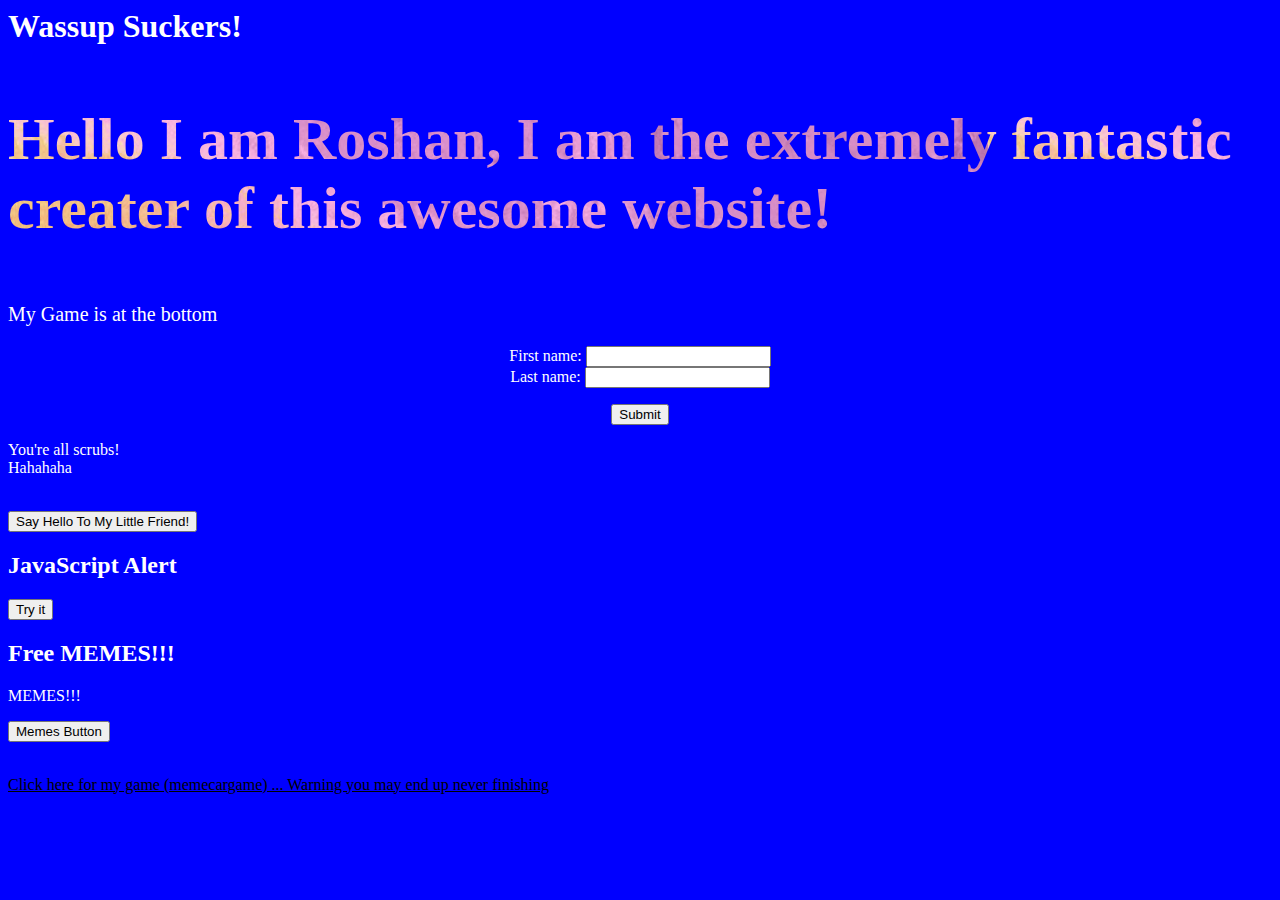
<file: index2.html>
<html>
	<head>
		<title>Awesome Website</title>

		<h1>Wassup Suckers!</h1>

		<style>


.clip-text-maybe {
  
  
  -webkit-text-fill-color: transparent;
  -webkit-background-clip: text;

 
  background-image: url("copy_texture_3_large.jpg");

  
  color: red;
 
font-size: 60px; font-weight: bold;

}

			body { 
				background-color: blue; 
				color: white;
			}
			.href {color: black ;}

			.game {font-size: 20px; }
		</style>
	</head>

<body>
	<div class="game"> 
	<p class="clip-text-maybe">Hello I am Roshan, I am the extremely fantastic creater of this awesome website!</p> 
	<p>My Game is at the bottom</p> 
</div>
 

<center>
<form action="https://www.google2.com/search?q=you+the+bomb+no+you+da+bomb+meme&tbm=isch&source=iu&ictx=1&fir=FRdX9LWe00slNM%253A%252CHXUtL5Vt45hHrM%252C_&usg=AI4_-kROhgcUq4yPh3XN_0Kfs-N1EIqqRg&sa=X&ved=2ahUKEwiJ7YWly_rdAhXSFzQIHXp1BswQ9QEwAnoECAUQCA#imgrc=FRdX9LWe00slNM:"> 
First name: <input type="text" name="FirstName" value=""><br>
Last name: <input type="text" name="LastName" value=""><br>

</form>
<button onclick="myFunction5()">Submit</button>

<script>
function myFunction5() {
    window.open("https://www.google.com/search?q=you+the+bomb+no+you+da+bomb+meme&tbm=isch&source=iu&ictx=1&fir=FRdX9LWe00slNM%253A%252CHXUtL5Vt45hHrM%252C_&usg=AI4_-kROhgcUq4yPh3XN_0Kfs-N1EIqqRg&sa=X&ved=2ahUKEwiJ7YWly_rdAhXSFzQIHXp1BswQ9QEwAnoECAUQCA#imgrc=FRdX9LWe00slNM:","")
}
</script>
</center>
 <p>
 	You're all scrubs! <br>
 	Hahahaha
</p> 

<br>

<button onclick="myFunction1('hello')">Say Hello To My Little Friend!</button>

<script>
function myFunction1(text) {
    alert(text);
}
</script>

<h2>JavaScript Alert</h2>

<button onclick="myFunction1('https://www.google.com/search?q=memes&source=lnms&tbm=isch&sa=X&ved=0ahUKEwjU___278rdAhUDHTQIHWkFAOUQ_AUIDigB&biw=1200&bih=723#imgrc=og2cGDJc14zaxM:')">Try it</button>




<h2>Free MEMES!!!</h2>

<p>MEMES!!!</p>

<button onclick="myFunction3()">Memes Button</button>
<p>
<script>
function myFunction3() {
    location.replace("https://www.google.com/search?q=memes&source=lnms&tbm=isch&sa=X&ved=0ahUKEwjU___278rdAhUDHTQIHWkFAOUQ_AUIDigB&biw=1200&bih=723#imgrc=og2cGDJc14zaxM:")
}
</script>
</p>
<br>
 
<a class="href" href="https://roshan-sf.github.io/memecargame">Click here for my game (memecargame) ... Warning you may end up never finishing</a>

</body>



</html>
</file>
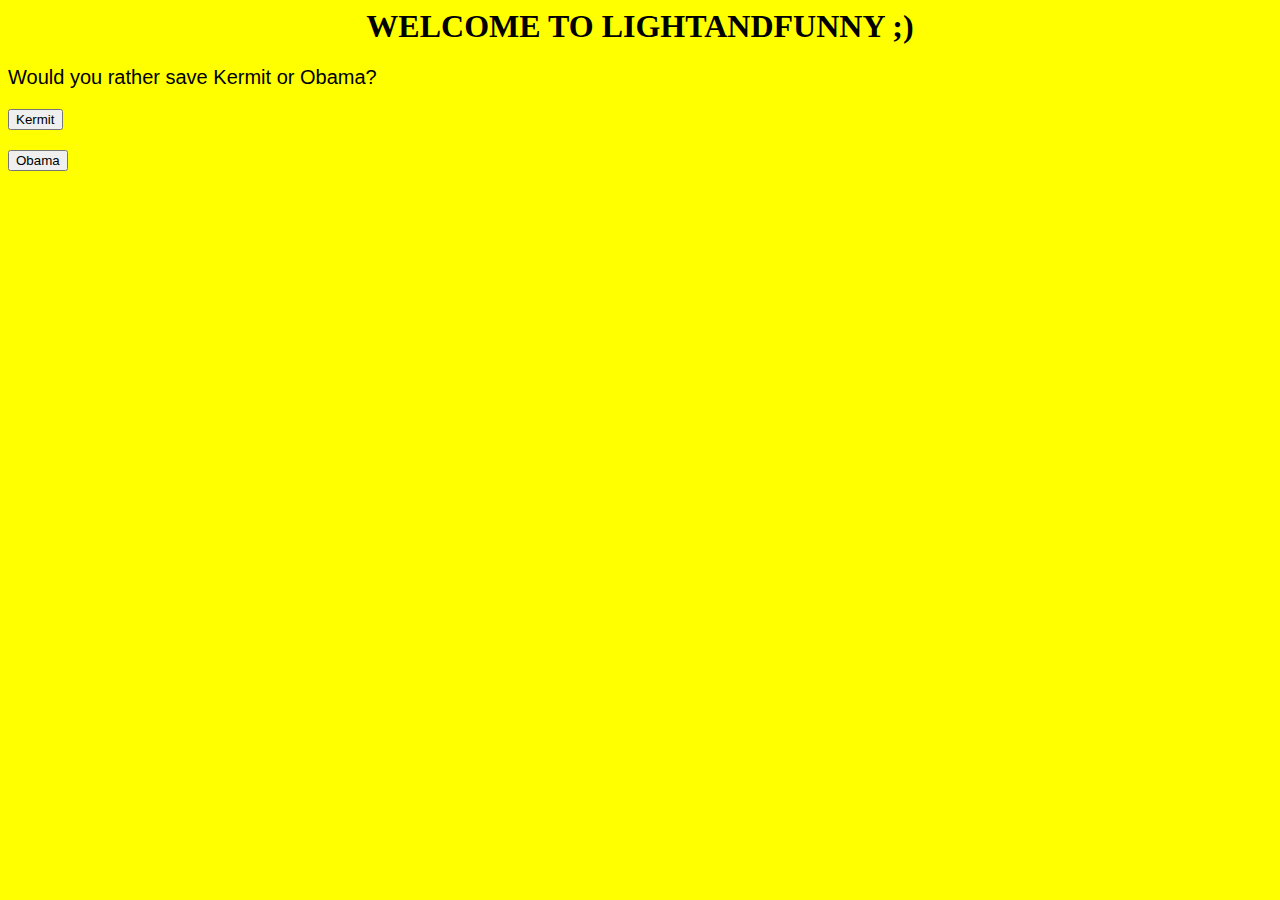
<file: lightAndFunny.html>
<html> 

<style> 

body {background-color: yellow;}

h1 {text-align: center; color: black;}

p {font-family: Arial; font-size: 20px; color: black;}

</style>


<h1> WELCOME TO LIGHTANDFUNNY ;) </h1>

<body> <p>  Would you rather save Kermit or Obama?  </p>

<p>

<button onclick="myFunctionlightAndFunny()">Kermit</button>

<script>
function myFunctionlightAndFunny() {
    location.replace("lightAndFunny2.html")
}
</script>

</p>

<p>

	<button onclick="myFunctionlightAndFunny()">Obama</button>

<script>
function myFunctionCreepy() {
    location.replace("lightAndFunny2.html")
}
</script>

</p>

</body>

</html>
</file>
